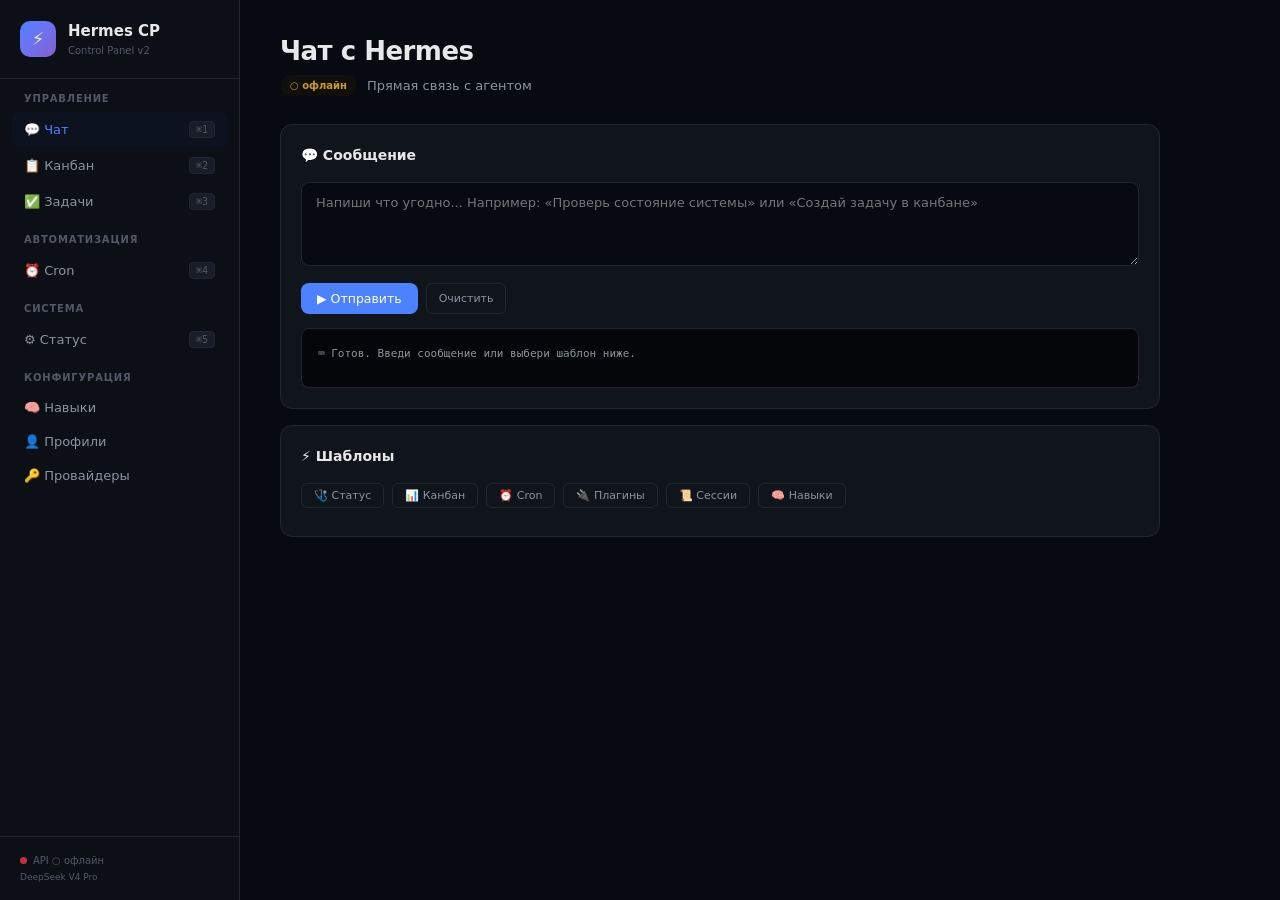
<file: dashboard.html>
<!DOCTYPE html>
<html lang="ru" data-theme="dark">
<head>
<meta charset="UTF-8">
<meta name="viewport" content="width=device-width, initial-scale=1.0">
<title>Панель управления · Hermes Agent</title>
<style>
  :root {
    --bg:            oklch(0.145 0.015 262);
    --bg-card:       oklch(0.19 0.016 262);
    --bg-hover:      oklch(0.23 0.02 265);
    --border:        oklch(0.27 0.02 265);
    --border-light:  oklch(0.30 0.02 265);
    --text:          oklch(0.93 0 0);
    --text-secondary:oklch(0.66 0.02 260);
    --text-muted:    oklch(0.46 0.02 260);
    --accent:        oklch(0.64 0.21 265);
    --green:         oklch(0.62 0.17 152);
    --green-bg:      oklch(0.25 0.06 152 / 0.3);
    --yellow:        oklch(0.72 0.14 85);
    --red:           oklch(0.55 0.19 22);
    --red-bg:        oklch(0.25 0.06 22 / 0.3);
    --purple:        oklch(0.58 0.17 295);
    --blue:          oklch(0.60 0.15 240);
    --radius:        12px; --radius-sm: 8px;
    --font:          'Segoe UI', system-ui, sans-serif;
    --mono:          'Cascadia Code', 'Fira Code', monospace;
    --transition:    0.2s cubic-bezier(0.4, 0, 0.2, 1);
  }
  *, *::before, *::after { margin: 0; padding: 0; box-sizing: border-box; }
  body { font-family: var(--font); background: var(--bg); color: var(--text); height: 100vh; overflow: hidden; line-height: 1.5; }
  .app { display: flex; height: 100vh; }
  .sidebar {
    width: 240px; background: oklch(0.17 0.014 262); border-right: 1px solid var(--border);
    display: flex; flex-direction: column; flex-shrink: 0;
  }
  .sidebar-header { padding: 20px; border-bottom: 1px solid var(--border); display: flex; align-items: center; gap: 12px; }
  .sidebar-logo { width: 36px; height: 36px; border-radius: 10px; background: linear-gradient(135deg, var(--accent), var(--purple)); display: flex; align-items: center; justify-content: center; font-size: 18px; }
  .sidebar-title { font-size: 15px; font-weight: 700; }
  .sidebar-subtitle { font-size: 10px; color: var(--text-muted); }
  .nav-section { padding: 12px 12px 0; }
  .nav-label { font-size: 10px; font-weight: 600; text-transform: uppercase; letter-spacing: 0.8px; color: var(--text-muted); padding: 0 12px 6px; }
  .nav-item {
    display: flex; align-items: center; gap: 10px; padding: 9px 12px; cursor: pointer;
    color: var(--text-secondary); font-size: 13px; border: none; background: none;
    width: 100%; text-align: left; font-family: inherit; border-radius: 8px; transition: var(--transition); margin-bottom: 1px;
  }
  .nav-item:hover { background: var(--bg-hover); color: var(--text); }
  .nav-item.active { color: var(--accent); background: oklch(0.22 0.05 265 / 0.35); font-weight: 500; }
  .nav-item .kbd { margin-left: auto; font-size: 10px; font-family: var(--mono); color: var(--text-muted); background: var(--bg-hover); padding: 2px 6px; border-radius: 4px; border: 1px solid var(--border); }
  .sidebar-footer { margin-top: auto; padding: 16px 20px; border-top: 1px solid var(--border); font-size: 10px; color: var(--text-muted); }
  .status-dot { width: 7px; height: 7px; border-radius: 50%; display: inline-block; margin-right: 6px; }
  .dot-online { background: var(--green); box-shadow: 0 0 6px var(--green); animation: pulse 2s infinite; }
  .dot-offline { background: var(--red); }
  @keyframes pulse { 0%,100%{opacity:1} 50%{opacity:0.5} }
  .main { flex: 1; overflow-y: auto; }
  .page { display: none; padding: 32px 40px; max-width: 960px; animation: fadeIn 0.25s ease; }
  .page.active { display: block; }
  @keyframes fadeIn { from{opacity:0;transform:translateY(6px)} to{opacity:1;transform:translateY(0)} }
  h1 { font-size: 26px; font-weight: 700; letter-spacing: -0.5px; margin-bottom: 4px; }
  .subtitle { color: var(--text-secondary); font-size: 13px; margin-bottom: 28px; display: flex; align-items: center; gap: 10px; }
  .badge { display: inline-flex; align-items: center; gap: 5px; font-size: 10px; padding: 3px 10px; border-radius: 20px; font-weight: 600; }
  .badge-success { background: var(--green-bg); color: var(--green); }
  .badge-warn { background: oklch(0.25 0.05 85 / 0.25); color: var(--yellow); }
  .badge-accent { background: oklch(0.22 0.05 265 / 0.35); color: var(--accent); }
  .card { background: var(--bg-card); border: 1px solid var(--border); border-radius: var(--radius); padding: 20px; margin-bottom: 16px; transition: var(--transition); }
  .card:hover { border-color: var(--border-light); }
  .card-header { display: flex; align-items: center; gap: 10px; margin-bottom: 16px; font-weight: 600; font-size: 14px; }
  .btn-group { display: flex; flex-wrap: wrap; gap: 8px; margin-bottom: 8px; }
  .btn {
    display: inline-flex; align-items: center; gap: 6px; padding: 8px 16px;
    border: none; border-radius: var(--radius-sm); cursor: pointer; font-size: 12.5px;
    font-weight: 500; font-family: inherit; color: #fff; transition: var(--transition); white-space: nowrap;
  }
  .btn:hover { transform: translateY(-1px); box-shadow: 0 4px 12px rgba(0,0,0,0.25); }
  .btn:active { transform: scale(0.97); }
  .btn:disabled { opacity: 0.5; cursor: not-allowed; transform: none; box-shadow: none; }
  .btn-accent { background: var(--accent); }
  .btn-green { background: var(--green); }
  .btn-purple { background: var(--purple); }
  .btn-red { background: var(--red); }
  .btn-outline { background: transparent; border: 1px solid var(--border); color: var(--text-secondary); }
  .btn-outline:hover { background: var(--bg-hover); color: var(--text); box-shadow: none; }
  .btn-sm { padding: 5px 12px; font-size: 11px; border-radius: 6px; }
  .btn-xs { padding: 3px 8px; font-size: 10px; border-radius: 5px; }
  .stats-grid { display: grid; grid-template-columns: repeat(auto-fit, minmax(130px, 1fr)); gap: 10px; }
  .stat-card { background: var(--bg-hover); border-radius: var(--radius-sm); padding: 16px; text-align: center; border: 1px solid transparent; transition: var(--transition); }
  .stat-card:hover { border-color: var(--border); }
  .stat-value { font-size: 24px; font-weight: 700; font-family: var(--mono); letter-spacing: -1px; }
  .stat-label { font-size: 11px; color: var(--text-muted); margin-top: 4px; }
  .row { display: flex; align-items: center; gap: 10px; padding: 6px 0; font-size: 12.5px; color: var(--text-secondary); border-bottom: 1px solid oklch(0.25 0.01 260); }
  .row:last-child { border-bottom: none; }
  .row-label { flex: 1; }
  .row-val { font-family: var(--mono); font-size: 11px; color: var(--text); }
  .task-item { display: flex; align-items: center; gap: 12px; padding: 10px 0; border-bottom: 1px solid oklch(0.25 0.01 260); font-size: 13px; transition: var(--transition); }
  .task-item:last-child { border-bottom: none; }
  .task-item:hover { background: oklch(0.20 0.01 260); margin: 0 -8px; padding: 10px 8px; border-radius: 6px; }
  .task-check { width: 20px; height: 20px; border-radius: 6px; border: 2px solid var(--border); cursor: pointer; flex-shrink: 0; transition: var(--transition); display: flex; align-items: center; justify-content: center; font-size: 12px; }
  .task-check.done { background: var(--green); border-color: var(--green); color: #fff; }
  .task-title { flex: 1; } .task-title.done { text-decoration: line-through; color: var(--text-muted); }
  .task-meta { font-size: 10px; color: var(--text-muted); font-family: var(--mono); }
  .task-del { cursor: pointer; color: var(--text-muted); padding: 2px 6px; border-radius: 4px; opacity: 0; transition: var(--transition); }
  .task-item:hover .task-del { opacity: 1; } .task-del:hover { color: var(--red); background: var(--red-bg); }
  textarea { width: 100%; background: var(--bg); border: 1px solid var(--border); border-radius: var(--radius-sm); padding: 10px 14px; color: var(--text); font-family: var(--font); font-size: 13px; outline: none; resize: vertical; min-height: 80px; line-height: 1.6; transition: var(--transition); }
  textarea:focus { border-color: var(--accent); box-shadow: 0 0 0 3px oklch(0.40 0.1 265 / 0.15); }
  input[type="text"] { width: 100%; background: var(--bg); border: 1px solid var(--border); border-radius: var(--radius-sm); padding: 9px 14px; color: var(--text); font-family: var(--font); font-size: 13px; outline: none; transition: var(--transition); }
  input:focus { border-color: var(--accent); box-shadow: 0 0 0 3px oklch(0.40 0.1 265 / 0.15); }
  .input-row { display: flex; gap: 8px; } .input-row input { flex: 1; }
  .log { background: oklch(0.12 0.01 260); border-radius: var(--radius-sm); padding: 16px; font-family: var(--mono); font-size: 11px; color: var(--text-secondary); max-height: 450px; overflow-y: auto; white-space: pre-wrap; line-height: 1.7; border: 1px solid var(--border); }
  .log .ts { color: var(--text-muted); } .log .ok { color: var(--green); } .log .err { color: var(--red); } .log .info { color: var(--blue); }
  .toast-container { position: fixed; bottom: 20px; right: 20px; z-index: 999; display: flex; flex-direction: column-reverse; gap: 8px; }
  .toast { background: var(--bg-card); border: 1px solid var(--border); border-radius: var(--radius-sm); padding: 12px 18px; font-size: 12px; box-shadow: 0 2px 12px rgba(0,0,0,0.3); animation: slideUp 0.3s ease; display: flex; align-items: center; gap: 8px; max-width: 380px; }
  @keyframes slideUp { from{opacity:0;transform:translateY(12px)} to{opacity:1;transform:translateY(0)} }
  .empty { text-align: center; padding: 40px 20px; color: var(--text-muted); font-size: 13px; }
  .empty-icon { font-size: 36px; margin-bottom: 10px; opacity: 0.4; }
  .spinner { display: inline-block; width: 16px; height: 16px; border: 2px solid var(--border); border-top-color: var(--accent); border-radius: 50%; animation: spin 0.6s linear infinite; vertical-align: middle; margin-right: 8px; }
  @keyframes spin { to{transform:rotate(360deg)} }
  ::-webkit-scrollbar { width: 6px; } ::-webkit-scrollbar-track { background: transparent; } ::-webkit-scrollbar-thumb { background: var(--border); border-radius: 3px; }
  .dot-s { width: 8px; height: 8px; border-radius: 50%; flex-shrink: 0; }
  .d-green { background: var(--green); } .d-yellow { background: var(--yellow); } .d-red { background: var(--red); } .d-blue { background: var(--blue); }
</style>
</head>
<body>

<div class="app">
  <nav class="sidebar">
    <div class="sidebar-header">
      <div class="sidebar-logo">⚡</div>
      <div><div class="sidebar-title">Hermes CP</div><div class="sidebar-subtitle">Control Panel v2</div></div>
    </div>
    <div class="nav-section">
      <div class="nav-label">Управление</div>
      <button class="nav-item active" data-page="chat">💬 Чат <span class="kbd">⌘1</span></button>
      <button class="nav-item" data-page="kanban">📋 Канбан <span class="kbd">⌘2</span></button>
      <button class="nav-item" data-page="tasks">✅ Задачи <span class="kbd">⌘3</span></button>
    </div>
    <div class="nav-section">
      <div class="nav-label">Автоматизация</div>
      <button class="nav-item" data-page="cron">⏰ Cron <span class="kbd">⌘4</span></button>
    </div>
    <div class="nav-section">
      <div class="nav-label">Система</div>
      <button class="nav-item" data-page="system">⚙️ Статус <span class="kbd">⌘5</span></button>
    </div>
    <div class="nav-section">
      <div class="nav-label">Конфигурация</div>
      <button class="nav-item" data-page="skills">🧠 Навыки</button>
      <button class="nav-item" data-page="profiles">👤 Профили</button>
      <button class="nav-item" data-page="providers">🔑 Провайдеры</button>
    </div>
    <div class="sidebar-footer">
      <div><span class="status-dot dot-online" id="api-dot"></span><span id="api-label">API 127.0.0.1:2210</span></div>
      <div style="margin-top:3px;font-size:9px">DeepSeek V4 Pro</div>
    </div>
  </nav>

  <main class="main">

    <!-- CHAT -->
    <div class="page active" id="page-chat">
      <h1>Чат с Hermes</h1>
      <div class="subtitle"><span class="badge badge-success" id="chat-badge">● онлайн</span> Прямая связь с агентом</div>
      <div class="card">
        <div class="card-header">💬 Сообщение</div>
        <textarea id="chat-input" placeholder="Напиши что угодно... Например: «Проверь состояние системы» или «Создай задачу в канбане»" rows="3"></textarea>
        <div class="btn-group" style="margin-top:10px">
          <button class="btn btn-accent" id="btn-chat">▶ Отправить</button>
          <button class="btn btn-outline btn-sm" id="btn-clear-chat">Очистить</button>
        </div>
        <div id="chat-log" class="log" style="margin-top:14px;min-height:60px">⌨ Готов. Введи сообщение или выбери шаблон ниже.</div>
      </div>
      <div class="card">
        <div class="card-header">⚡ Шаблоны</div>
        <div class="btn-group">
          <button class="btn btn-outline btn-sm" data-chat="Проверь состояние системы: какие плагины активны, что с gateway, есть ли ошибки">🩺 Статус</button>
          <button class="btn btn-outline btn-sm" data-chat="Какие задачи сейчас в канбане? Покажи статистику.">📊 Канбан</button>
          <button class="btn btn-outline btn-sm" data-chat="Покажи список активных cron-задач">⏰ Cron</button>
          <button class="btn btn-outline btn-sm" data-chat="Какие плагины установлены и включены?">🔌 Плагины</button>
          <button class="btn btn-outline btn-sm" data-chat="Покажи последние 5 сессий">📜 Сессии</button>
          <button class="btn btn-outline btn-sm" data-chat="Сколько навыков (skills) установлено?">🧠 Навыки</button>
        </div>
      </div>
    </div>

    <!-- KANBAN -->
    <div class="page" id="page-kanban">
      <h1>Канбан-доска</h1>
      <div class="subtitle"><span class="badge badge-accent" id="kanban-badge">Загрузка...</span> kanban.db · диспетчер 60s</div>
      <div class="card">
        <div class="card-header">📊 Статистика</div>
        <div class="stats-grid" id="kanban-stats">
          <div class="stat-card"><div class="stat-value" style="color:var(--accent)">—</div><div class="stat-label">К выполнению</div></div>
          <div class="stat-card"><div class="stat-value" style="color:var(--yellow)">—</div><div class="stat-label">Готовы</div></div>
          <div class="stat-card"><div class="stat-value" style="color:var(--blue)">—</div><div class="stat-label">В работе</div></div>
          <div class="stat-card"><div class="stat-value" style="color:var(--green)">—</div><div class="stat-label">Выполнено</div></div>
        </div>
      </div>
      <div class="card">
        <div class="card-header">📋 Список задач</div>
        <div class="btn-group">
          <button class="btn btn-accent btn-sm" id="btn-kanban-load"><span class="spinner" style="display:none;width:12px;height:12px"></span>🔄 Загрузить из Hermes</button>
          <button class="btn btn-outline btn-sm" data-chat="Создай новую задачу в канбане">＋ Создать</button>
        </div>
        <div id="kanban-list"><div class="empty"><span class="empty-icon">📋</span>Нажми «Загрузить» для получения данных</div></div>
      </div>
    </div>

    <!-- TASKS -->
    <div class="page" id="page-tasks">
      <h1>Локальные задачи</h1>
      <div class="subtitle">Сохраняются в браузере</div>
      <div class="card">
        <div class="card-header">＋ Новая</div>
        <div class="input-row" style="margin-bottom:12px">
          <input type="text" id="new-task" placeholder="Что нужно сделать?" onkeydown="if(event.key==='Enter')addTask()">
          <button class="btn btn-accent btn-sm" onclick="addTask()">Добавить</button>
        </div>
        <div class="stats-grid" style="margin-bottom:14px">
          <div class="stat-card"><div class="stat-value" style="color:var(--accent)" id="t-active">0</div><div class="stat-label">Активно</div></div>
          <div class="stat-card"><div class="stat-value" style="color:var(--green)" id="t-done">0</div><div class="stat-label">Выполнено</div></div>
          <div class="stat-card"><div class="stat-value" style="color:var(--text-muted)" id="t-total">0</div><div class="stat-label">Всего</div></div>
        </div>
        <div id="task-list"><div class="empty">Нет задач</div></div>
        <div class="btn-group" style="margin-top:12px">
          <button class="btn btn-outline btn-xs" onclick="clearDone()">🧹 Очистить ✓</button>
          <button class="btn btn-outline btn-xs" onclick="exportTasks()">📋 Копировать</button>
        </div>
      </div>
    </div>

    <!-- CRON -->
    <div class="page" id="page-cron">
      <h1>Cron-задачи</h1>
      <div class="subtitle"><span class="badge badge-accent" id="cron-badge">Загрузка...</span> Планировщик Hermes</div>
      <div class="card">
        <div class="card-header">📋 Список</div>
        <div class="btn-group">
          <button class="btn btn-accent btn-sm" id="btn-cron-load"><span class="spinner" style="display:none;width:12px;height:12px"></span>🔄 Загрузить</button>
          <button class="btn btn-outline btn-sm" data-chat="Создай новую cron-задачу">＋ Создать</button>
        </div>
        <div id="cron-list"><div class="empty"><span class="empty-icon">⏰</span>Нажми «Загрузить»</div></div>
      </div>
    </div>

    <!-- SYSTEM -->
    <div class="page" id="page-system">
      <h1>Состояние системы</h1>
      <div class="subtitle">Компоненты Hermes Agent</div>
      <div class="card">
        <div class="card-header">🖥️ Инфраструктура</div>
        <div class="row"><span class="row-label">API сервер</span><span class="badge badge-success">● 127.0.0.1:2210</span></div>
        <div class="row"><span class="row-label">Gateway + Telegram</span><span class="badge badge-success">● Активен</span></div>
        <div class="row"><span class="row-label">Модель</span><span class="row-val">DeepSeek V4 Pro</span></div>
        <div class="row"><span class="row-label">Канбан БД</span><span class="row-val">kanban.db</span></div>
      </div>
      <div class="card">
        <div class="card-header">🔌 Плагины</div>
        <div class="row"><span class="row-label">web-ddgs</span><span class="badge badge-success">DuckDuckGo</span></div>
        <div class="row"><span class="row-label">telegram-platform</span><span class="badge badge-success">Активен</span></div>
        <div class="row"><span class="row-label">spotify</span><span class="badge badge-warn">hermes auth</span></div>
        <div class="row"><span class="row-label">security-guidance</span><span class="badge badge-success">Активен</span></div>
        <div class="row"><span class="row-label">disk-cleanup</span><span class="badge badge-success">Активен</span></div>
        <div class="row"><span class="row-label">google_meet</span><span class="badge badge-warn">Настроить</span></div>
      </div>
      <div class="card">
        <div class="card-header">🔧 Команды</div>
        <div class="btn-group">
          <button class="btn btn-red btn-sm" data-chat="/reset">🔄 /reset</button>
          <button class="btn btn-outline btn-sm" data-chat="hermes doctor">🩺 doctor</button>
          <button class="btn btn-outline btn-sm" data-chat="hermes plugins list --plain">📦 plugins</button>
          <button class="btn btn-outline btn-sm" data-chat="hermes skills list">🧠 skills</button>
        </div>
      </div>
    </div>

    <!-- SKILLS -->
    <div class="page" id="page-skills">
      <h1>Навыки (Skills)</h1>
      <div class="subtitle"><span class="badge badge-accent" id="skills-badge">Загрузка...</span> Управление навыками Hermes</div>
      <div class="card">
        <div class="card-header">📋 Установленные навыки</div>
        <div class="btn-group">
          <button class="btn btn-accent btn-sm" id="btn-skills-load"><span class="spinner" style="display:none;width:12px;height:12px"></span>🔄 Загрузить</button>
          <button class="btn btn-outline btn-sm" data-chat="Найди и установи полезные навыки для Hermes Agent">🔍 Поиск новых</button>
        </div>
        <div id="skills-list"><div class="empty"><span class="empty-icon">🧠</span>Нажми «Загрузить»</div></div>
      </div>
    </div>

    <!-- PROFILES -->
    <div class="page" id="page-profiles">
      <h1>Профили</h1>
      <div class="subtitle"><span class="badge badge-accent" id="profiles-badge">Загрузка...</span> Управление профилями Hermes</div>
      <div class="card">
        <div class="card-header">👤 Список профилей</div>
        <div class="btn-group">
          <button class="btn btn-accent btn-sm" id="btn-profiles-load"><span class="spinner" style="display:none;width:12px;height:12px"></span>🔄 Загрузить</button>
          <button class="btn btn-outline btn-sm" data-chat="Создай новый профиль Hermes">＋ Создать</button>
        </div>
        <div id="profiles-list"><div class="empty"><span class="empty-icon">👤</span>Нажми «Загрузить»</div></div>
      </div>
    </div>

    <!-- PROVIDERS -->
    <div class="page" id="page-providers">
      <h1>Провайдеры и ключи</h1>
      <div class="subtitle"><span class="badge badge-accent" id="providers-badge">Загрузка...</span> Настройка моделей и API-ключей</div>
      <div class="card">
        <div class="card-header">🔑 Конфигурация</div>
        <div class="btn-group">
          <button class="btn btn-accent btn-sm" id="btn-providers-load"><span class="spinner" style="display:none;width:12px;height:12px"></span>🔄 Загрузить</button>
          <button class="btn btn-outline btn-sm" data-chat="Покажи текущую конфигурацию модели и провайдера: hermes config model">📋 Конфиг</button>
          <button class="btn btn-outline btn-sm" data-chat="Покажи список доступных провайдеров и их статус">🔌 Провайдеры</button>
          <button class="btn btn-outline btn-sm" data-chat="Проверь аутентификацию: hermes auth list">🔐 Auth</button>
        </div>
        <div id="providers-list"><div class="empty"><span class="empty-icon">🔑</span>Нажми «Загрузить» для просмотра конфигурации</div></div>
      </div>
    </div>

  </main>
</div>

<div class="toast-container" id="toasts"></div>

<script>
const API = 'http://127.0.0.1:2210';
const KEY = 'hermes-local-75a4f780';
let apiOnline = false;

// ── helpers ──
const $ = s => document.querySelector(s);
const $$ = s => [...document.querySelectorAll(s)];
const LS = { get(k,d){try{const v=localStorage.getItem('hcp_'+k);return v?JSON.parse(v):d}catch{return d}}, set(k,v){localStorage.setItem('hcp_'+k,JSON.stringify(v))} };

function toast(msg, icon='✓'){
  const el=document.createElement('div'); el.className='toast';
  el.innerHTML=`<span style="font-size:16px">${icon}</span>${msg}`;
  $('#toasts').appendChild(el);
  setTimeout(()=>{el.style.opacity='0';el.style.transition='opacity .25s';setTimeout(()=>el.remove(),250)},2500);
}
function esc(s){const d=document.createElement('div');d.textContent=s;return d.innerHTML;}
function ts(){return new Date().toLocaleTimeString('ru',{hour:'2-digit',minute:'2-digit',second:'2-digit'});}

// ── API ──
async function apiCall(msg){
  const r=await fetch(API+'/v1/chat/completions',{method:'POST',headers:{'Content-Type':'application/json','Authorization':'Bearer '+KEY},body:JSON.stringify({model:'hermes-agent',messages:[{role:'user',content:msg}],stream:false})});
  if(!r.ok){const e=await r.json().catch(()=>({}));throw new Error(e.error?.message||r.status);}
  return (await r.json()).choices?.[0]?.message?.content||'(пусто)';
}

async function sendChat(msg,logEl){
  logEl.innerHTML='<span class="spinner"></span> <span class="info">Отправка...</span>';
  try{
    const reply=await apiCall(msg);
    logEl.innerHTML=`<span class="ok">✅ Hermes [${ts()}]:</span>\n\n${esc(reply)}`;
    return reply;
  }catch(e){
    logEl.innerHTML=`<span class="err">❌ ${esc(e.message)}</span>\nСкопировано в буфер.`;
    navigator.clipboard.writeText(msg).catch(()=>{});
    return null;
  }
}

async function checkAPI(){
  try{const r=await fetch(API+'/v1/models',{headers:{'Authorization':'Bearer '+KEY}});apiOnline=r.ok;}catch{apiOnline=false;}
  updateStatus();
}
function updateStatus(){
  const dot=$('#api-dot'),label=$('#api-label'),badge=$('#chat-badge');
  if(dot)dot.className='status-dot '+(apiOnline?'dot-online':'dot-offline');
  if(label)label.textContent='API '+(apiOnline?'● онлайн':'○ офлайн');
  if(badge){badge.className='badge '+(apiOnline?'badge-success':'badge-warn');badge.textContent=apiOnline?'● онлайн':'○ офлайн';}
}

// ── navigation ──
$$('.nav-item').forEach(b=>b.addEventListener('click',()=>{
  $$('.nav-item').forEach(x=>x.classList.remove('active'));
  b.classList.add('active');
  $$('.page').forEach(p=>p.classList.remove('active'));
  const page=$('#page-'+b.dataset.page);if(page)page.classList.add('active');
  if(b.dataset.page==='tasks')renderTasks();
}));

document.addEventListener('keydown',e=>{
  if(e.ctrlKey||e.metaKey){const m={'1':'chat','2':'kanban','3':'tasks','4':'cron','5':'system'};if(m[e.key]){e.preventDefault();$$('.nav-item').forEach(b=>{if(b.dataset.page===m[e.key])b.click();});}}
});

// ── chat ──
$('#btn-chat').addEventListener('click',async function(){
  const msg=$('#chat-input').value.trim();if(!msg){toast('Введи сообщение','💬');return;}
  this.disabled=true;await sendChat(msg,$('#chat-log'));this.disabled=false;$('#chat-input').value='';
});
$('#btn-clear-chat').addEventListener('click',()=>{$('#chat-log').innerHTML='⌨ Готов.';$('#chat-input').value='';});
$$('[data-chat]').forEach(el=>el.addEventListener('click',async function(){
  const msg=this.dataset.chat;$('#chat-input').value=msg;
  $$('.nav-item').forEach(b=>{if(b.dataset.page==='chat')b.click();});
  await sendChat(msg,$('#chat-log'));
}));

// ── kanban ──
async function loadKanban(){
  const list=$('#kanban-list'),stats=$('#kanban-stats'),sp=$('#btn-kanban-load .spinner'),badge=$('#kanban-badge');
  if(sp)sp.style.display='inline-block';list.innerHTML='<div class="empty"><span class="spinner"></span> Загрузка...</div>';
  try{
    const r=await fetch(API+'/v1/chat/completions',{method:'POST',headers:{'Content-Type':'application/json','Authorization':'Bearer '+KEY},body:JSON.stringify({model:'hermes-agent',messages:[{role:'user',content:'Покажи список задач канбана через hermes kanban list и выведи в формате JSON: [{"title":"...","status":"...","assignee":"..."}]. Только JSON, без лишнего текста.'}],stream:false})});
    if(!r.ok)throw new Error('API offline');
    const text=(await r.json()).choices?.[0]?.message?.content||'';
    const m=text.match(/\[[\s\S]*\]/);
    if(m){
      const tasks=JSON.parse(m[0]);const c={todo:0,ready:0,in_progress:0,done:0,blocked:0};
      tasks.forEach(t=>{if(c[t.status]!==undefined)c[t.status]++;});
      stats.innerHTML=`<div class="stat-card"><div class="stat-value" style="color:var(--accent)">${c.todo}</div><div class="stat-label">К выполнению</div></div><div class="stat-card"><div class="stat-value" style="color:var(--yellow)">${c.ready}</div><div class="stat-label">Готовы</div></div><div class="stat-card"><div class="stat-value" style="color:var(--blue)">${c.in_progress}</div><div class="stat-label">В работе</div></div><div class="stat-card"><div class="stat-value" style="color:var(--green)">${c.done}</div><div class="stat-label">Выполнено</div></div>`;
      const colors={todo:'var(--accent)',ready:'var(--yellow)',in_progress:'var(--blue)',done:'var(--green)',blocked:'var(--red)'};
      list.innerHTML=tasks.length?tasks.map(t=>`<div class="task-item"><span class="dot-s" style="background:${colors[t.status]||'var(--text-muted)'}"></span><span class="task-title">${esc(t.title||'—')}</span><span class="task-meta">${t.status} · ${t.assignee||'—'}</span></div>`).join(''):'<div class="empty">Нет задач</div>';
      if(badge){badge.className='badge badge-success';badge.textContent=`● ${tasks.length} задач`;}
    }else{list.innerHTML=`<div class="log" style="margin:0;max-height:200px">${esc(text.slice(0,500))}</div>`;}
    toast('Канбан загружен','📊');
  }catch(e){list.innerHTML='<div class="empty">Ошибка загрузки</div>';if(badge){badge.className='badge badge-warn';badge.textContent='Ошибка';}}
  if(sp)sp.style.display='none';
}
$('#btn-kanban-load').addEventListener('click',loadKanban);

// ── cron ──
async function loadCron(){
  const el=$('#cron-list'),sp=$('#btn-cron-load .spinner'),badge=$('#cron-badge');
  if(sp)sp.style.display='inline-block';el.innerHTML='<div class="empty"><span class="spinner"></span> Загрузка...</div>';
  try{
    const r=await fetch(API+'/v1/chat/completions',{method:'POST',headers:{'Content-Type':'application/json','Authorization':'Bearer '+KEY},body:JSON.stringify({model:'hermes-agent',messages:[{role:'user',content:'Выведи список cron-задач через hermes cron list в JSON: [{"name":"...","schedule":"...","paused":true/false}]. Только JSON.'}],stream:false})});
    if(!r.ok)throw new Error('API offline');
    const text=(await r.json()).choices?.[0]?.message?.content||'';
    const m=text.match(/\[[\s\S]*\]/);
    if(m){
      const jobs=JSON.parse(m[0]);
      el.innerHTML=jobs.length?jobs.map(j=>`<div class="row"><span class="dot-s ${j.paused?'d-yellow':'d-green'}"></span><span class="row-label">${esc(j.name||'—')}</span><span class="row-val">${esc(j.schedule||'—')}</span></div>`).join(''):'<div class="empty">Нет cron-задач</div>';
      if(badge){badge.className='badge badge-success';badge.textContent=`● ${jobs.length} задач`;}
    }else{el.innerHTML=`<div class="log" style="margin:0;max-height:200px">${esc(text.slice(0,300))}</div>`;}
    toast('Cron загружен','⏰');
  }catch(e){el.innerHTML='<div class="empty">Ошибка загрузки</div>';}
  if(sp)sp.style.display='none';
}
$('#btn-cron-load').addEventListener('click',loadCron);

// ── tasks ──
function getTasks(){return LS.get('tasks',[]);}
function saveTasks(t){LS.set('tasks',t);renderTasks();}
function addTask(){const v=$('#new-task').value.trim();if(!v)return;saveTasks([...getTasks(),{id:Date.now(),title:v,done:false,ts:new Date().toISOString()}]);$('#new-task').value='';}
function toggleTask(id){const ts=getTasks();const t=ts.find(t=>t.id===id);if(t){t.done=!t.done;saveTasks(ts);}}
function deleteTask(id){saveTasks(getTasks().filter(t=>t.id!==id));}
function clearDone(){saveTasks(getTasks().filter(t=>!t.done));}
function exportTasks(){const t=getTasks().map((t,i)=>`${i+1}.[${t.done?'x':' '}] ${t.title}`).join('\n');navigator.clipboard.writeText(t).then(()=>toast('Скопировано','📋'));}
function renderTasks(){
  const tasks=getTasks();$('#t-active').textContent=tasks.filter(t=>!t.done).length;$('#t-done').textContent=tasks.filter(t=>t.done).length;$('#t-total').textContent=tasks.length;
  const el=$('#task-list');if(!el)return;
  if(!tasks.length){el.innerHTML='<div class="empty">Нет задач</div>';return;}
  el.innerHTML=tasks.map(t=>`<div class="task-item"><div class="task-check ${t.done?'done':''}" onclick="toggleTask(${t.id})">${t.done?'✓':''}</div><span class="task-title ${t.done?'done':''}">${esc(t.title)}</span><span class="task-meta">${new Date(t.ts).toLocaleDateString('ru')}</span><span class="task-del" onclick="deleteTask(${t.id})">✕</span></div>`).join('');
}

// ── autosave chat ──
let saveTimer;$('#chat-input')?.addEventListener('input',()=>{clearTimeout(saveTimer);saveTimer=setTimeout(()=>LS.set('chat_draft',$('#chat-input').value),800);});
const draft=LS.get('chat_draft','');if(draft)$('#chat-input').value=draft;

// ── Expandable item helper ──
function expandItem(el, html){ el.querySelectorAll('.item-detail').forEach(d=>d.remove()); const detail=document.createElement('div'); detail.className='item-detail'; detail.style.cssText='padding:8px 0 8px 20px;margin-top:4px;border-top:1px solid var(--border)'; detail.innerHTML=html; el.appendChild(detail); }
function collapseAll(parent){ parent.querySelectorAll('.item-detail').forEach(d=>d.remove()); }

// ── SKILLS ──
let skillsData=[];
async function loadSkills(){
  const el=$('#skills-list'),sp=$('#btn-skills-load .spinner'),badge=$('#skills-badge');
  if(sp)sp.style.display='inline-block';el.innerHTML='<div class="empty"><span class="spinner"></span> Загрузка...</div>';
  try{
    const r=await fetch(API+'/v1/chat/completions',{method:'POST',headers:{'Content-Type':'application/json','Authorization':'Bearer '+KEY},body:JSON.stringify({model:'hermes-agent',messages:[{role:'user',content:'Выведи список установленных навыков через hermes skills list в JSON: [{"name":"...","category":"...","description":"..."}]. Только JSON, без лишнего текста.'}],stream:false})});
    if(!r.ok)throw new Error('API offline');
    const text=(await r.json()).choices?.[0]?.message?.content||'';
    const clean=text.replace(/```json\n?/g,'').replace(/```\n?/g,'').trim();
    const m=clean.match(/\[[\s\S]*\]/);
    if(m){skillsData=JSON.parse(m[0]);renderSkills();if(badge){badge.className='badge badge-success';badge.textContent=`● ${skillsData.length} навыков`;}}
    else{el.innerHTML=`<div class="log" style="margin:0;max-height:200px">${esc(text.slice(0,500))}</div>`;}
  }catch(e){el.innerHTML=`<div class="empty">Ошибка: ${esc(e.message)}</div>`;}
  if(sp)sp.style.display='none';
}
function renderSkills(){
  const el=$('#skills-list');
  el.innerHTML=skillsData.length?skillsData.map((s,i)=>`<div class="row" style="cursor:pointer" onclick="toggleSkill(this,${i})"><span class="dot-s d-green"></span><span class="row-label">${esc(s.name||'—')}</span><span class="row-val" style="font-size:10px">${esc(s.category||'')}</span></div>`).join(''):'<div class="empty">Нет навыков</div>';
}
function toggleSkill(row,i){
  collapseAll(row.parentElement);
  const s=skillsData[i]; if(!s)return;
  expandItem(row,`<div style="font-size:12px;color:var(--text-secondary);margin-bottom:8px">${esc(s.description||'Нет описания')}</div><div class="btn-group" style="margin-bottom:0"><button class="btn btn-accent btn-xs" data-chat="Загрузи навык ${esc(s.name)} через /skill ${esc(s.name)}">📥 Загрузить</button><button class="btn btn-outline btn-xs" data-chat="Расскажи подробнее о навыке ${esc(s.name)}">ℹ️ Подробнее</button></div>`);
  bindChatButtons(row);
}
$('#btn-skills-load').addEventListener('click',loadSkills);

// ── PROFILES ──
let profilesData=[];
async function loadProfiles(){
  const el=$('#profiles-list'),sp=$('#btn-profiles-load .spinner'),badge=$('#profiles-badge');
  if(sp)sp.style.display='inline-block';el.innerHTML='<div class="empty"><span class="spinner"></span> Загрузка...</div>';
  try{
    const r=await fetch(API+'/v1/chat/completions',{method:'POST',headers:{'Content-Type':'application/json','Authorization':'Bearer '+KEY},body:JSON.stringify({model:'hermes-agent',messages:[{role:'user',content:'Выведи список профилей через hermes profile list в JSON: [{"name":"...","active":true/false}]. Только JSON, без лишнего текста.'}],stream:false})});
    if(!r.ok)throw new Error('API offline');
    const text=(await r.json()).choices?.[0]?.message?.content||'';
    const clean=text.replace(/```json\n?/g,'').replace(/```\n?/g,'').trim();
    const m=clean.match(/\[[\s\S]*\]/);
    if(m){profilesData=JSON.parse(m[0]);renderProfiles();if(badge){badge.className='badge badge-success';badge.textContent=`● ${profilesData.length} профилей`;}}
    else{el.innerHTML=`<div class="log" style="margin:0;max-height:200px">${esc(text.slice(0,500))}</div>`;}
  }catch(e){el.innerHTML=`<div class="empty">Ошибка: ${esc(e.message)}</div>`;}
  if(sp)sp.style.display='none';
}
function renderProfiles(){
  const el=$('#profiles-list');
  el.innerHTML=profilesData.length?profilesData.map((p,i)=>`<div class="row" style="cursor:pointer" onclick="toggleProfile(this,${i})"><span class="dot-s ${p.active?'d-green':'d-yellow'}"></span><span class="row-label">${esc(p.name||'—')}</span><span class="row-val">${p.active?'▶ активный':'—'}</span></div>`).join(''):'<div class="empty">Нет профилей</div>';
}
function toggleProfile(row,i){
  collapseAll(row.parentElement);
  const p=profilesData[i]; if(!p)return;
  expandItem(row,`<div class="btn-group" style="margin-bottom:0"><button class="btn btn-accent btn-xs" data-chat="Переключись на профиль ${esc(p.name)}: hermes profile use ${esc(p.name)}">🔄 Сделать активным</button><button class="btn btn-outline btn-xs" data-chat="Покажи детальную информацию о профиле ${esc(p.name)}: hermes profile show ${esc(p.name)}">ℹ️ Детали</button>${!p.active?`<button class="btn btn-red btn-xs" data-chat="Удали профиль ${esc(p.name)}: hermes profile delete ${esc(p.name)}">🗑 Удалить</button>`:''}</div>`);
  bindChatButtons(row);
}
$('#btn-profiles-load').addEventListener('click',loadProfiles);

// ── PROVIDERS ──
async function loadProviders(){
  const el=$('#providers-list'),sp=$('#btn-providers-load .spinner'),badge=$('#providers-badge');
  if(sp)sp.style.display='inline-block';el.innerHTML='<div class="empty"><span class="spinner"></span> Загрузка...</div>';
  try{
    const r=await fetch(API+'/v1/chat/completions',{method:'POST',headers:{'Content-Type':'application/json','Authorization':'Bearer '+KEY},body:JSON.stringify({model:'hermes-agent',messages:[{role:'user',content:'Покажи текущую конфигурацию: модель, провайдер, активные API-ключи (без вывода самих ключей). Выведи в JSON: {"model":"...","provider":"...","auth_methods":["..."]}. Только JSON, без лишнего текста.'}],stream:false})});
    if(!r.ok)throw new Error('API offline');
    const text=(await r.json()).choices?.[0]?.message?.content||'';
    const clean=text.replace(/```json\n?/g,'').replace(/```\n?/g,'').trim();
    const m=clean.match(/\{[\s\S]*\}/);
    if(m){
      const cfg=JSON.parse(m[0]);
      el.innerHTML=`<div class="row"><span class="row-label">Модель</span><span class="badge badge-accent">${esc(cfg.model||'—')}</span></div><div class="row"><span class="row-label">Провайдер</span><span class="badge badge-success">${esc(cfg.provider||'—')}</span></div>${(cfg.auth_methods||[]).map(a=>`<div class="row" style="cursor:pointer" onclick="toggleAuth(this,'${esc(a)}')"><span class="row-label">🔐 ${esc(a)}</span><span class="badge badge-success">OK</span></div>`).join('')}`;
      if(badge){badge.className='badge badge-success';badge.textContent='● Загружено';}
    }else{el.innerHTML=`<div class="log" style="margin:0;max-height:200px">${esc(text.slice(0,500))}</div>`;}
  }catch(e){el.innerHTML=`<div class="empty">Ошибка: ${esc(e.message)}</div>`;}
  if(sp)sp.style.display='none';
}
function toggleAuth(row,provider){
  collapseAll(row.parentElement);
  expandItem(row,`<div class="btn-group" style="margin-bottom:0"><button class="btn btn-accent btn-xs" data-chat="Добавь или обнови ключ для ${esc(provider)}: hermes auth add ${esc(provider)}">🔑 Добавить ключ</button><button class="btn btn-outline btn-xs" data-chat="Проверь статус аутентификации ${esc(provider)}: hermes auth list">ℹ️ Статус</button><button class="btn btn-red btn-xs" data-chat="Смени модель через hermes model">🔄 Сменить модель</button></div>`);
  bindChatButtons(row);
}
$('#btn-providers-load').addEventListener('click',loadProviders);

// ── KANBAN ──
let kanbanData=[];
async function loadKanban(){
  const list=$('#kanban-list'),stats=$('#kanban-stats'),sp=$('#btn-kanban-load .spinner'),badge=$('#kanban-badge');
  if(sp)sp.style.display='inline-block';list.innerHTML='<div class="empty"><span class="spinner"></span> Загрузка...</div>';
  try{
    const r=await fetch(API+'/v1/chat/completions',{method:'POST',headers:{'Content-Type':'application/json','Authorization':'Bearer '+KEY},body:JSON.stringify({model:'hermes-agent',messages:[{role:'user',content:'Покажи список задач канбана через hermes kanban list и выведи в JSON: [{"id":...,"title":"...","status":"...","assignee":"..."}]. Только JSON, без лишнего текста.'}],stream:false})});
    if(!r.ok)throw new Error('API offline');
    const text=(await r.json()).choices?.[0]?.message?.content||'';
    const clean=text.replace(/```json\n?/g,'').replace(/```\n?/g,'').trim();
    const m=clean.match(/\[[\s\S]*\]/);
    if(m){kanbanData=JSON.parse(m[0]);renderKanban();if(badge){badge.className='badge badge-success';badge.textContent=`● ${kanbanData.length} задач`;}}
    else{list.innerHTML=`<div class="log" style="margin:0;max-height:200px">${esc(text.slice(0,500))}</div>`;}
    toast('Канбан загружен','📊');
  }catch(e){list.innerHTML=`<div class="empty">Ошибка: ${esc(e.message)}</div>`;if(badge){badge.className='badge badge-warn';badge.textContent='Ошибка';}}
  if(sp)sp.style.display='none';
}
function renderKanban(){
  const list=$('#kanban-list'),stats=$('#kanban-stats');
  const c={todo:0,ready:0,in_progress:0,done:0,blocked:0};
  kanbanData.forEach(t=>{if(c[t.status]!==undefined)c[t.status]++;});
  if(stats)stats.innerHTML=`<div class="stat-card"><div class="stat-value" style="color:var(--accent)">${c.todo}</div><div class="stat-label">К выполнению</div></div><div class="stat-card"><div class="stat-value" style="color:var(--yellow)">${c.ready}</div><div class="stat-label">Готовы</div></div><div class="stat-card"><div class="stat-value" style="color:var(--blue)">${c.in_progress}</div><div class="stat-label">В работе</div></div><div class="stat-card"><div class="stat-value" style="color:var(--green)">${c.done}</div><div class="stat-label">Выполнено</div></div>`;
  const colors={todo:'var(--accent)',ready:'var(--yellow)',in_progress:'var(--blue)',done:'var(--green)',blocked:'var(--red)'};
  list.innerHTML=kanbanData.length?kanbanData.map((t,i)=>`<div class="task-item" style="cursor:pointer" onclick="toggleKanban(this,${i})"><span class="dot-s" style="background:${colors[t.status]||'var(--text-muted)'}"></span><span class="task-title">${esc(t.title||'—')}</span><span class="task-meta">${t.status} · ${t.assignee||'—'}</span></div>`).join(''):'<div class="empty">Нет задач</div>';
}
function toggleKanban(row,i){
  collapseAll(row.parentElement);
  const t=kanbanData[i]; if(!t)return;
  expandItem(row,`<div style="font-size:12px;color:var(--text-secondary);margin-bottom:8px">ID: ${t.id||'—'} · Статус: ${t.status||'—'} · Исполнитель: ${t.assignee||'—'}</div><div class="btn-group" style="margin-bottom:0"><button class="btn btn-green btn-xs" data-chat="Заверши задачу канбана #${t.id}: hermes kanban complete ${t.id}">✅ Завершить</button><button class="btn btn-yellow btn-xs" data-chat="Заблокируй задачу канбана #${t.id}: hermes kanban block ${t.id}">🚫 Блокировать</button><button class="btn btn-outline btn-xs" data-chat="Покажи детали задачи канбана #${t.id}: hermes kanban show ${t.id}">ℹ️ Детали</button></div>`);
  bindChatButtons(row);
}
$('#btn-kanban-load').addEventListener('click',loadKanban);

// ── CRON ──
let cronData=[];
async function loadCron(){
  const el=$('#cron-list'),sp=$('#btn-cron-load .spinner'),badge=$('#cron-badge');
  if(sp)sp.style.display='inline-block';el.innerHTML='<div class="empty"><span class="spinner"></span> Загрузка...</div>';
  try{
    const r=await fetch(API+'/v1/chat/completions',{method:'POST',headers:{'Content-Type':'application/json','Authorization':'Bearer '+KEY},body:JSON.stringify({model:'hermes-agent',messages:[{role:'user',content:'Выведи список cron-задач через hermes cron list в JSON: [{"name":"...","schedule":"...","paused":true/false}]. Только JSON, без лишнего текста.'}],stream:false})});
    if(!r.ok)throw new Error('API offline');
    const text=(await r.json()).choices?.[0]?.message?.content||'';
    const clean=text.replace(/```json\n?/g,'').replace(/```\n?/g,'').trim();
    const m=clean.match(/\[[\s\S]*\]/);
    if(m){cronData=JSON.parse(m[0]);renderCron();if(badge){badge.className='badge badge-success';badge.textContent=`● ${cronData.length} задач`;}}
    else{el.innerHTML=`<div class="log" style="margin:0;max-height:200px">${esc(text.slice(0,300))}</div>`;}
    toast('Cron загружен','⏰');
  }catch(e){el.innerHTML=`<div class="empty">Ошибка: ${esc(e.message)}</div>`;}
  if(sp)sp.style.display='none';
}
function renderCron(){
  const el=$('#cron-list');
  el.innerHTML=cronData.length?cronData.map((j,i)=>`<div class="row" style="cursor:pointer" onclick="toggleCron(this,${i})"><span class="dot-s ${j.paused?'d-yellow':'d-green'}"></span><span class="row-label">${esc(j.name||'—')}</span><span class="row-val">${esc(j.schedule||'—')}</span></div>`).join(''):'<div class="empty">Нет cron-задач</div>';
}
function toggleCron(row,i){
  collapseAll(row.parentElement);
  const j=cronData[i]; if(!j)return;
  expandItem(row,`<div class="btn-group" style="margin-bottom:0">${j.paused?`<button class="btn btn-green btn-xs" data-chat="Возобнови cron-задачу ${esc(j.name)}: hermes cron resume ${esc(j.name)}">▶ Возобновить</button>`:`<button class="btn btn-yellow btn-xs" data-chat="Приостанови cron-задачу ${esc(j.name)}: hermes cron pause ${esc(j.name)}">⏸ Пауза</button>`}<button class="btn btn-accent btn-xs" data-chat="Запусти cron-задачу ${esc(j.name)} сейчас: hermes cron run ${esc(j.name)}">▶ Выполнить сейчас</button><button class="btn btn-red btn-xs" data-chat="Удали cron-задачу ${esc(j.name)}: hermes cron remove ${esc(j.name)}">🗑 Удалить</button></div>`);
  bindChatButtons(row);
}
$('#btn-cron-load').addEventListener('click',loadCron);

// ── Bind chat buttons inside expanded items ──
function bindChatButtons(container){
  container.querySelectorAll('[data-chat]').forEach(el=>el.addEventListener('click',async function(){
    const msg=this.dataset.chat;
    $$('.nav-item').forEach(b=>{if(b.dataset.page==='chat')b.click();});
    $('#chat-input').value=msg;
    await sendChat(msg,$('#chat-log'));
  }));
}

// ── init ──
(async()=>{await checkAPI();updateStatus();renderTasks();setInterval(checkAPI,30000);})();
</script>
</body>
</html>
</file>
